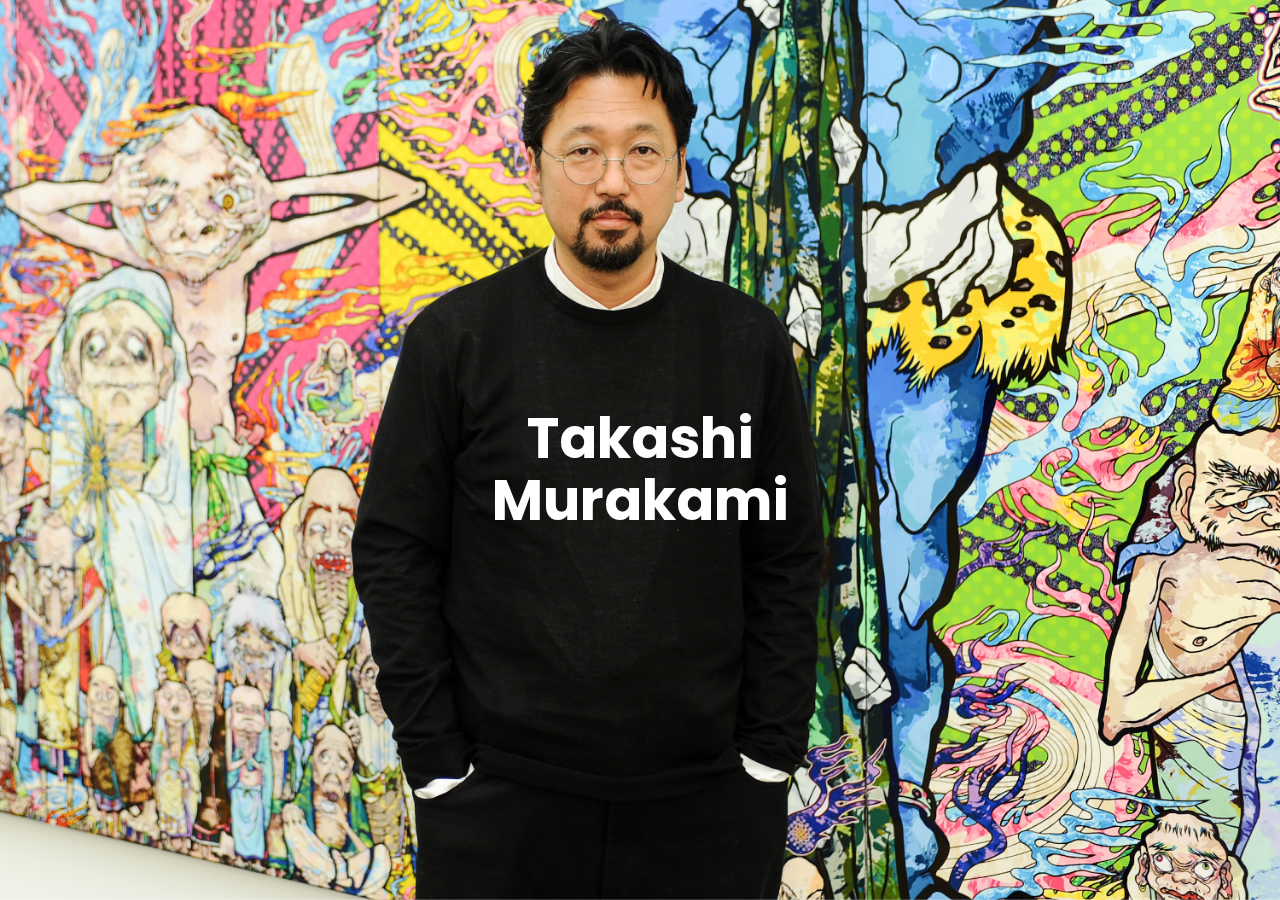
<file: index.html>
<!DOCTYPE html>
<html>
<head>
	<title>Tribute</title>
	<link rel="stylesheet" type="text/css" href="https://maxcdn.bootstrapcdn.com/bootstrap/3.3.7/css/bootstrap.min.css">
	<link rel="stylesheet" type="text/css" href="style.css">
</head>
<body>
<div class="title text-center" id="title">
			<a href="home.html"><h1 id="innertitle">Takashi Murakami</h1></a>
		</div>
<img src="landing.jpg" class="landing" id="landing">


<!-- <div class="landing">

</div> -->


<script
  src="https://code.jquery.com/jquery-3.3.1.min.js"
  integrity="sha256-FgpCb/KJQlLNfOu91ta32o/NMZxltwRo8QtmkMRdAu8="
  crossorigin="anonymous"></script>
<script type="text/javascript" src="https://maxcdn.bootstrapcdn.com/bootstrap/3.3.7/js/bootstrap.min.js"></script>
<script src="script.js"></script>
</body>
</html>
</file>
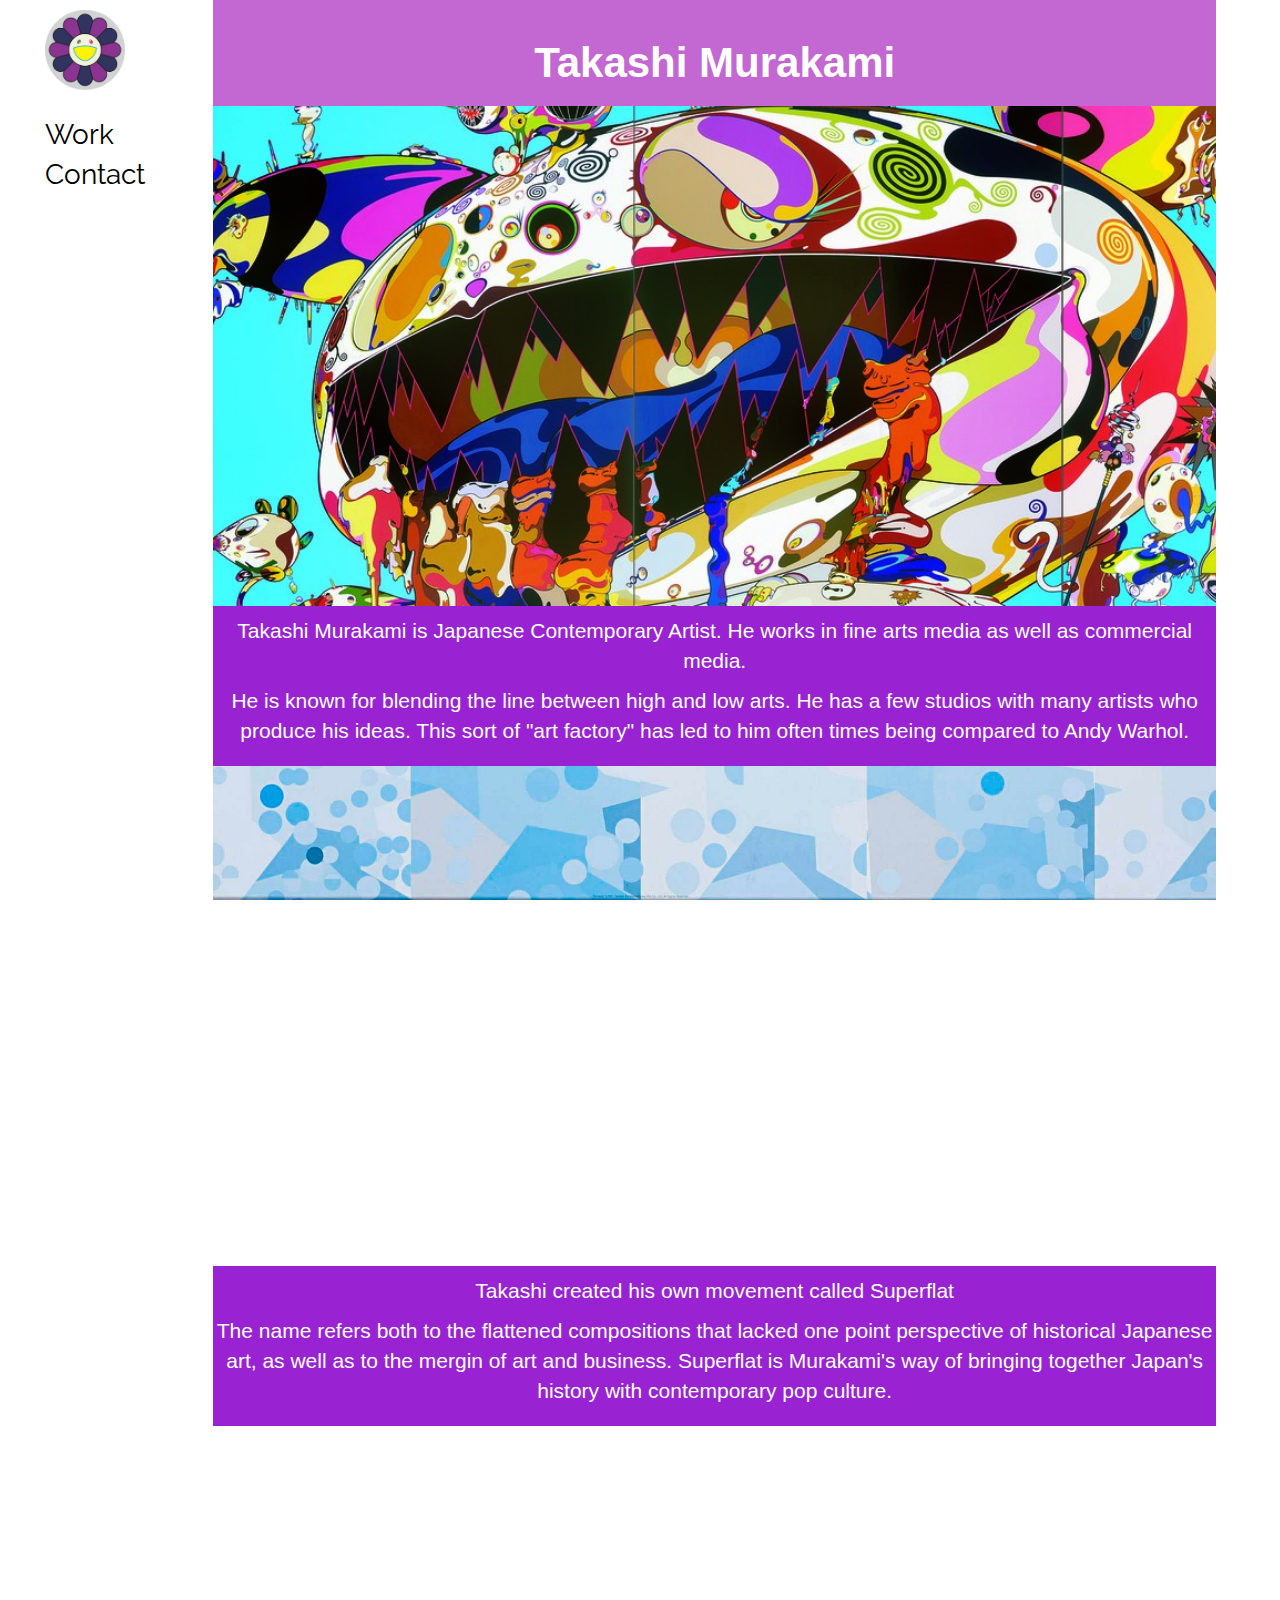
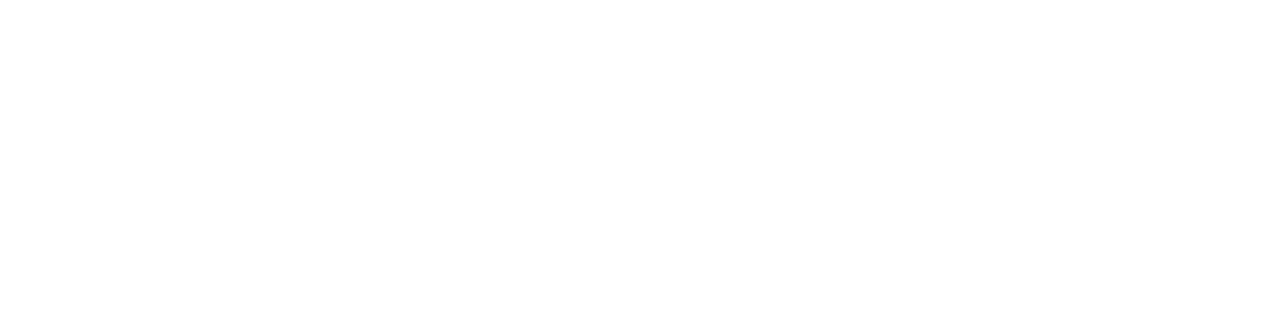
<file: home.html>
<!DOCTYPE html>
<html>
<head>
	<title>Tribute</title>
	<link rel="stylesheet" type="text/css" href="https://maxcdn.bootstrapcdn.com/bootstrap/3.3.7/css/bootstrap.min.css">
	<link rel="stylesheet" type="text/css" href="style.css">
</head>
<body>

<div class="row">
	<div class="col-md-2 col-sm-12">
		
		<div class="navarea">
			<a href="home.html"><img src="logo.jpg" id="logo"></a>

				<ul id="nav-list">
					<li><a href="work.html">Work</a></li>
					<li><a href="contact.php">Contact</a></li>
				</ul>
		</div>
	</div>


	<div class="col-md-10 col-sm-12 content-area">
		<div class="row" id="home">
			<h1 class="text-center home-title">Takashi Murakami</h1>
		</div>
		<div class="row">
			<div class="parallax bg-img1">
				
			</div>
		</div>
		<div class="row">
			<!-- <div class="panel panel-default">
  				<div class="panel-body">
    				<h1>Basic panel example</h1>
  				</div> -->
  			<div class="content-box text-center">
  				<p>Takashi Murakami is Japanese Contemporary Artist. He works in fine arts media as well as commercial media.</p><p> He is known for blending the line between high and low arts. He has a few studios with many artists who produce his ideas. This sort of "art factory" has led to him often times being compared to Andy Warhol.</p>
  			</div>
		
		</div>
		<div class="row">
			<div class="parallax bg-img2"></div>
		</div>
		<div class="row">
			<div class="content-box text-center">
  				<p>Takashi created his own movement called Superflat</p><p> The name refers both to the flattened compositions that lacked one point perspective of historical Japanese art, as well as to the mergin of art and business. Superflat is Murakami's way of bringing together Japan's history with contemporary pop culture.</p>
  			</div>

		</div>
		<div class="row">
			<div class="parallax bg-img3">
				
			</div>
		</div>
	</div>
</div>


<script
  src="https://code.jquery.com/jquery-3.3.1.min.js"
  integrity="sha256-FgpCb/KJQlLNfOu91ta32o/NMZxltwRo8QtmkMRdAu8="
  crossorigin="anonymous"></script>
<script type="text/javascript" src="https://maxcdn.bootstrapcdn.com/bootstrap/3.3.7/js/bootstrap.min.js"></script>
<script src="script.js"></script>
</body>
</html>
</file>
<file: style.css>
@import url('https://fonts.googleapis.com/css?family=Poppins:400,700');
@import url('https://fonts.googleapis.com/css?family=Raleway');
body, html {
	
  padding: 0;
	margin: 0;
}

body {
  overflow-y: scroll;
  overflow-x: hidden;
}

div {
	padding: 0 ;
	margin: 0 ;
}

.row {
  margin: 0;
}
.landing {
	/* Set rules to fill background */

  min-height: 100%;
  
	
  /* Set up proportionate scaling */
  width: 100%;
  height: auto;
	
  /* Set up positioning */
  position: fixed;
  top: 0;
  left: 0;

/*on hover turn greyscale*/
 

}


.title {
	display: inline-block;
}
.title h1 {
	font-family: 'Poppins', sans-serif;
	font-weight: bold;
	color: white;
	font-size: 4em;
	position: absolute;
    left: 0;
    right: 0;
    top: 42%;
    margin: 0 auto;

     z-index: 1;
    max-width: 500px;
    padding: 30px 0;


}

.filter {
	-webkit-filter: grayscale(100%);  Safari 6.0 - 9.0 
    filter: grayscale(100%);
}

#logo {
	margin-top: 10px; 
	/*margin-left: 40px;*/ 
	width: 80px;
	height: 80px;
   /* max-width: 500px;
    max-height: 50px;*/
}


#nav-list {
	list-style-type: none;
	padding-left: 0px;
	margin-top: 25px;
}

#nav-list li {
	font-family: 'Raleway', sans-serif;
	font-size: 2em;
}


.parallax { 
    /* The image used */
   

    /* Set a specific height */
    height: 500px; 

    /* Create the parallax scrolling effect */
    background-attachment: fixed;
    background-position: center;
    background-repeat: no-repeat;
    background-size: cover;
}

.bg-img1 {
	 background-image: url('para.jpeg');
}

.bg-img2 {
	 background-image: url('bg-img2.jpg');

}

.bg-img3 {
	 background-image: url('bg-img3.jpg');
   /*margin-bottom: 50px;*/

}

.content-area {
	padding-right: 5% ;
	/*margin-top: 5%;*/
	padding-left: 0 !important; 
}

.content-area-work {
  
  margin-top: 5%;
  padding-left: 0 !important; 
}

.content-box {
	font-size: 1.5em;
	background-color: #9923d3;
	color: white;
	overflow: hidden;
	padding: 10px 0 !important;
}

#nav-list li a {
	color: black;
	text-decoration: none;
}

.work-img {
	 min-height: 100%;
  
	
  /* Set up proportionate scaling */
  width: 100%;
  height: auto;
	
  /* Set up positioning */
  position: fixed;
  top: 0;
  left: 0;

	
}

.min {
	min-width: 300px !important;
	max-width: 400px;
}

.contacttitle {
  font-weight: bold;
  margin-bottom: 20px;
}

.submitbtn {
  background-color: #9909ba;
  padding: 10px 20px;
}

.submitbtn:hover {
  background-color: white;
  color: #9909ba;
  
}



#work1 {

}

.err-msgs {
  margin-top: 20px;
}




/*#test {
  color: purple;
  font-size: 50px;
}*/

.work_group1 {
	vertical-align: top;


}

/*.work_title {
	color: white;
    position: relative;
    bottom: 100px;
    left: 5px;
    font-size: 24px;
    font-weight: bold;
    padding: 5px;
    /*background-color: black;*/

/*} */

.work_title {
  color: white;
    position: relative;
    bottom: 100px;
    left: 5px;
    font-size: 22px;
    font-weight: bold;
    
    /*background-color: black;*/

}

.letterSpans {
  padding: 5px;
  margin: 0;
  background-color: black;
}

h1 .letterSpans {
  display: inline-block;
  animation: animate 1.5s linear forwards;
}


#kanye {
  transform: translate(-90%, -90%);
}

@keyframes animate {
    0%
    {
      transform: translateX(0px);
      opacity:0;
    }
     10%
    {
      transform: translateX(50px);
      opacity:0.2;
    }
    
     25%
    {
      transform: translateX(50px);
     
    }
      30%
    {
      transform: translateX(100px);
    
    }
    40%
    {
      transform: translateX(150px);
      opacity:0.3;
    }
     100%
    {
      transform: translateX(270px);
      opacity:1;
    }
}

.work_subtitle {
	color: white;
    font-size: 16px;
    position: relative;
    bottom: 80px;
    left: 5px;
    /*font-style: italic;*/
    font-weight: bold;
    padding: 5px;
    /*background-color: black;*/
}



.workdiv img {
	width: 300px; 
	height: 500px;
  	margin:auto;
  	display:block;
}

.noshow {
	display: none;
}

.inline {
	display: inline-block ;
}


.workdiv {
	width: 300px;
	height: 500px;
	margin-top: 5px;
  overflow: hidden;
  margin-right: 10px;

}

.switch-btn {
	padding: 20px 32px;
  margin-top: 10px;
	background-color: #9909ba;
}

.plusbtn {
  color: white;
}

/*Work1*/



#video-background { 
      width:100%;
     height: 500px;

}

.header_img {
  width: 100%;
  height: 500px;
  margin-top: 20px;
  background-color: 
}

.header_img img {
  width:100%;
  height:100%;

}

.grad_cover {
  width: 100%;
  height: 500px;
  text-align: center;
}

.grad_cover img {
  
  max-width:100%;
  max-height:100%;
}

.para {
  margin-top: 50px;
  font-size: 18px;
  padding: 20px ;
  line-height: 2em;

}

.vid-fit {
  width: 100%;
  height: 700px;
  margin-top: 20px;
}

.kanye-vid {
  width: 100%;
  height: 100%;
  
}

.img-desc {
  float: right;
  font-weight: bold;
  font-style: italic;
}

.img-little {
  text-align: center;
  font-weight: bold;
  font-style: italic;
}

.last {
  margin-bottom: 50px;
}

.content-div {
  /*background-color: #d3dae5;*/
}

.home-title {
  font-size: 3em;
  font-weight: bold;
margin-top: 40px;
  margin-bottom: 20px;
  color: #FFFFFF;
}

#home {
  background-color: #c367d3;
}  

.navarea {
  padding-left: 30px; 
}  


@media (max-width: 991px) { 
  

  .content-area {
    padding-right: 0;
  }

  .navarea {
    text-align: center; 
    padding-left: 0px;
  }  

  .content-box {
  /*font-size: 18px;*/
  background-color: #9923d3;
  color: white;
  overflow: hidden;
  padding: 10px 0 !important;
}

}

@media (max-width: 1400px) {

  .para {
    padding-right: 0;
    padding-left: 0;
  }
}

@media (max-width: 316px) { 
  .workdiv {
  width: 250px;
  height: 500px;
  margin-top: 5px;
  overflow: hidden;

}


.workdiv img {
  width: 250px; 
  height: 500px;
    margin:auto;
    display:block;
}


@keyframes animate {
    0%
    {
      transform: translateX(0px);
      opacity:0;
    }
     10%
    {
      transform: translateX(10px);
      opacity:0.2;
    }
    
      30%
    {
      transform: translateX(20px);
    
    }
    40%
    {
      transform: translateX(30px);
      opacity:0.3;
    }
     100%
    {
      transform: translateX(220px);
      opacity:1;
    }
}

.work_subtitle .doubleline {
    position: relative;
    bottom: 25px;
    
}
</file>
